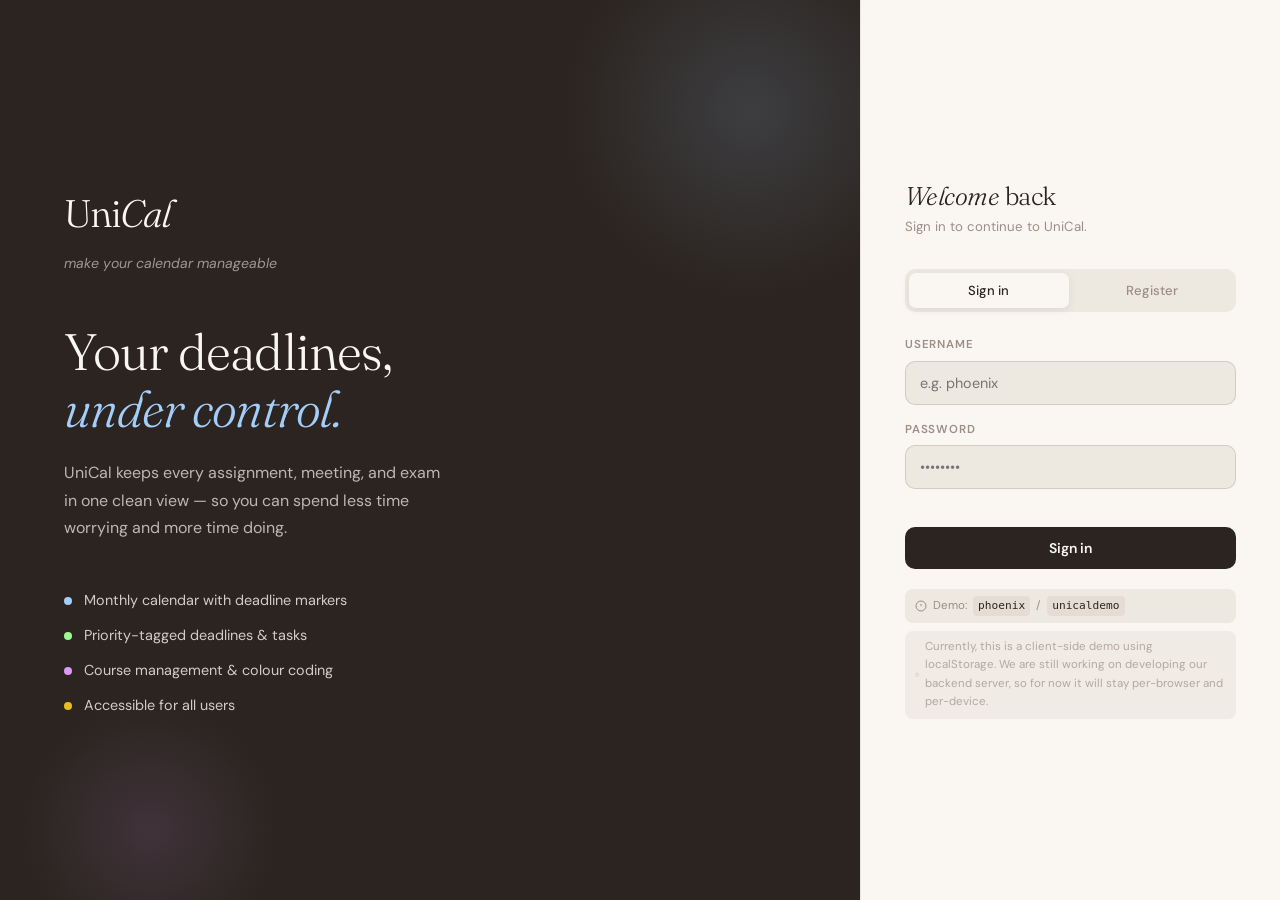
<file: index.html>
<!DOCTYPE html>
<html lang="en">
<head>
  <meta charset="UTF-8"/>
  <meta name="viewport" content="width=device-width, initial-scale=1.0"/>
  <meta name="description" content="UniCal — Make your calendar manageable. A schedule app for students and young professionals."/>
  <title>UniCal – Make your calendar manageable</title>
  <link rel="preconnect" href="https://fonts.googleapis.com"/>
  <link rel="preconnect" href="https://fonts.gstatic.com" crossorigin/>
  <link href="https://fonts.googleapis.com/css2?family=Fraunces:ital,opsz,wght@0,9..144,300;0,9..144,400;1,9..144,300;1,9..144,400&family=DM+Sans:ital,opsz,wght@0,9..40,400;0,9..40,500;0,9..40,600;1,9..40,400&display=swap" rel="stylesheet"/>
  <link rel="stylesheet" href="global.css"/>
  <style>
    body { display: grid; grid-template-columns: 1fr 420px; min-height: 100vh; }

    .hero { background: var(--text); color: var(--surface); display: flex; flex-direction: column; justify-content: center; padding: 60px 64px; position: relative; overflow: hidden; }
    .hero::before { content:''; position:absolute; top:-80px; right:-80px; width:380px; height:380px; border-radius:50%; background:radial-gradient(circle,rgba(164,206,250,0.15) 0%,transparent 70%); pointer-events:none; }
    .hero::after  { content:''; position:absolute; bottom:-60px; left:20px; width:260px; height:260px; border-radius:50%; background:radial-gradient(circle,rgba(220,153,245,0.12) 0%,transparent 70%); pointer-events:none; }

    .hero-logo { font-family:var(--font-display); font-size:2.4rem; font-weight:300; letter-spacing:-0.04em; margin-bottom:8px; color:var(--surface); }
    .hero-slogan { font-size:0.88rem; color:rgba(250,247,243,0.55); font-style:italic; margin-bottom:48px; }
    .hero-heading { font-family:var(--font-display); font-size:clamp(2.4rem,4vw,3.6rem); font-weight:300; line-height:1.12; color:var(--surface); margin-bottom:22px; }
    .hero-heading em { color:var(--accent-blue); }
    .hero-body { font-size:1rem; color:rgba(250,247,243,0.70); line-height:1.7; max-width:380px; margin-bottom:48px; }

    .hero-features { list-style:none; display:flex; flex-direction:column; gap:12px; }
    .hero-feature { display:flex; align-items:center; gap:12px; font-size:0.9rem; color:rgba(250,247,243,0.80); }
    .feature-dot { width:8px; height:8px; border-radius:50%; flex-shrink:0; }

    .login-panel { background:var(--surface); border-left:1.5px solid var(--border); display:flex; align-items:center; justify-content:center; padding:48px 44px; }
    .login-inner { width:100%; max-width:340px; }
    .login-welcome { font-family:var(--font-display); font-size:1.6rem; font-weight:300; margin-bottom:4px; }
    .login-sub { font-size:0.83rem; color:var(--text-muted); margin-bottom:32px; }

    .tab-row { display:flex; gap:4px; background:var(--surface-2); border-radius:10px; padding:4px; margin-bottom:24px; }
    .tab-btn { flex:1; padding:9px; border:none; border-radius:7px; background:transparent; font-size:0.82rem; font-weight:500; color:var(--text-muted); transition:all 0.15s ease; }
    .tab-btn.active { background:var(--surface); color:var(--text); box-shadow:0 2px 8px rgba(43,36,32,0.08); }

    .form-panel { display:none; }
    .form-panel.active { display:block; animation:fadeUp 0.3s ease both; }

    .btn-full { width:100%; padding:12px; justify-content:center; margin-top:4px; }

    .password-hint { font-size:0.72rem; color:var(--text-muted); margin-top:4px; }

    .demo-chip { display:inline-flex; align-items:center; gap:6px; font-size:0.72rem; color:var(--text-muted); background:var(--surface-2); border-radius:8px; padding:7px 10px; margin-top:20px; width:100%; }
    .demo-chip code { background:var(--surface-3); border-radius:4px; padding:1px 5px; font-size:0.7rem; font-family:monospace; color:var(--text); }

    @media (max-width: 860px) {
      body { grid-template-columns:1fr; grid-template-rows:auto 1fr; }
      .hero { padding:40px 36px; min-height:50vh; }
      .hero-heading { font-size:2.4rem; }
      .login-panel { border-left:none; border-top:1.5px solid var(--border); padding:40px 24px; }
    }
  </style>
</head>
<body>
  <a href="#login-form" class="skip-link">Skip to login form</a>

  <main class="hero" role="banner">
    <div class="hero-logo">Uni<em>Cal</em></div>
    <div class="hero-slogan">make your calendar manageable</div>
    <h1 class="hero-heading">Your deadlines,<br><em>under control.</em></h1>
    <p class="hero-body">UniCal keeps every assignment, meeting, and exam in one clean view — so you can spend less time worrying and more time doing.</p>
    <ul class="hero-features" aria-label="Key features">
      <li class="hero-feature"><span class="feature-dot" style="background:var(--accent-blue)" aria-hidden="true"></span>Monthly calendar with deadline markers</li>
      <li class="hero-feature"><span class="feature-dot" style="background:var(--accent-green)" aria-hidden="true"></span>Priority-tagged deadlines &amp; tasks</li>
      <li class="hero-feature"><span class="feature-dot" style="background:var(--accent-pink)" aria-hidden="true"></span>Course management &amp; colour coding</li>
      <li class="hero-feature"><span class="feature-dot" style="background:var(--accent-yellow)" aria-hidden="true"></span>Accessible for all users</li>
    </ul>
  </main>

  <aside class="login-panel" aria-label="Sign in or register">
    <div class="login-inner">
      <h2 class="login-welcome"><em>Welcome</em> back</h2>
      <p class="login-sub" id="login-sub-text">Sign in to continue to UniCal.</p>

      <div class="tab-row" role="tablist" aria-label="Authentication options">
        <button class="tab-btn active" id="tab-signin" role="tab" aria-selected="true" aria-controls="panel-signin" onclick="switchTab('signin')">Sign in</button>
        <button class="tab-btn" id="tab-register" role="tab" aria-selected="false" aria-controls="panel-register" onclick="switchTab('register')">Register</button>
      </div>

      <div id="panel-signin" class="form-panel active" role="tabpanel" aria-labelledby="tab-signin">
        <form id="login-form" novalidate onsubmit="doLogin(event)">
          <div class="field-group">
            <label class="field-label" for="li-username">Username</label>
            <input class="field-input" id="li-username" type="text" autocomplete="username" placeholder="e.g. phoenix" required aria-required="true"/>
          </div>
          <div class="field-group">
            <label class="field-label" for="li-password">Password</label>
            <input class="field-input" id="li-password" type="password" autocomplete="current-password" placeholder="••••••••" required aria-required="true"/>
          </div>
          <div class="form-error" id="login-error" role="alert" aria-live="polite"></div>
          <button type="submit" class="btn btn-primary btn-full">Sign in</button>
        </form>
        <div class="demo-chip" aria-label="Demo credentials: username phoenix, password unicaldemo">
          <svg width="12" height="12" viewBox="0 0 24 24" fill="none" stroke="currentColor" stroke-width="2" aria-hidden="true"><circle cx="12" cy="12" r="10"/><line x1="12" y1="8" x2="12" y2="12"/><line x1="12" y1="16" x2="12.01" y2="16"/></svg>
          Demo: <code>phoenix</code> / <code>unicaldemo</code>
        </div>
        <div class="demo-chip" style="margin-top:8px;opacity:0.75">
          <svg width="12" height="12" viewBox="0 0 24 24" fill="none" stroke="currentColor" stroke-width="2" aria-hidden="true"><path d="M12 22s8-4 8-10V5l-8-3-8 3v7c0 6 8 10 8 10z"/></svg>
          Currently, this is a client-side demo using localStorage. We are still working on developing our backend server, so for now it will stay per-browser and per-device.
        </div>
      </div>

      <div id="panel-register" class="form-panel" role="tabpanel" aria-labelledby="tab-register">
        <form id="register-form" novalidate onsubmit="doRegister(event)">
          <div class="field-group">
            <label class="field-label" for="reg-name">Display name</label>
            <input class="field-input" id="reg-name" type="text" autocomplete="name" placeholder="e.g. Alex" required aria-required="true"/>
          </div>
          <div class="field-group">
            <label class="field-label" for="reg-username">Username</label>
            <input class="field-input" id="reg-username" type="text" autocomplete="username" placeholder="letters &amp; numbers only" required aria-required="true" aria-describedby="username-hint"/>
            <div class="password-hint" id="username-hint">Letters, numbers, underscores only.</div>
          </div>
          <div class="field-group">
            <label class="field-label" for="reg-password">Password</label>
            <input class="field-input" id="reg-password" type="password" autocomplete="new-password" placeholder="Min. 6 characters" required aria-required="true" minlength="6" aria-describedby="password-hint"/>
            <div class="password-hint" id="password-hint">Minimum 6 characters.</div>
          </div>
          <div class="form-error" id="register-error" role="alert" aria-live="polite"></div>
          <div class="form-success" id="register-success" role="status" aria-live="polite"></div>
          <button type="submit" class="btn btn-primary btn-full">Create account</button>
        </form>
      </div>
    </div>
  </aside>

  <script src="data.js"></script>
  <script>
    (function() {
      var sess = getSession();
      if (sess && getUsers()[sess]) { window.location.href = 'dashboard.html'; return; }
      var users = getUsers();
      if (!users['phoenix']) { users['phoenix'] = { password: btoa('unicaldemo'), displayName: 'Phoenix' }; saveUsers(users); }
    })();

    function switchTab(tab) {
      var s = document.getElementById('panel-signin'), r = document.getElementById('panel-register');
      var t1 = document.getElementById('tab-signin'), t2 = document.getElementById('tab-register');
      var sub = document.getElementById('login-sub-text');
      if (tab === 'signin') {
        s.classList.add('active'); r.classList.remove('active');
        t1.classList.add('active'); t2.classList.remove('active');
        t1.setAttribute('aria-selected','true'); t2.setAttribute('aria-selected','false');
        sub.textContent = 'Sign in to continue to UniCal.';
      } else {
        r.classList.add('active'); s.classList.remove('active');
        t2.classList.add('active'); t1.classList.remove('active');
        t2.setAttribute('aria-selected','true'); t1.setAttribute('aria-selected','false');
        sub.textContent = 'Create your free account.';
      }
    }

    function doLogin(e) {
      e.preventDefault();
      var errEl = document.getElementById('login-error'); errEl.textContent = '';
      var username = document.getElementById('li-username').value.trim().toLowerCase();
      var password = document.getElementById('li-password').value;
      if (!username || !password) { errEl.textContent = 'Please fill in all fields.'; return; }
      var users = getUsers();
      if (!users[username]) { errEl.textContent = 'No account found with that username.'; return; }
      if (users[username].password !== btoa(password)) { errEl.textContent = 'Incorrect password.'; return; }
      saveSession(username);
      window.location.href = 'dashboard.html';
    }

    function doRegister(e) {
      e.preventDefault();
      var errEl = document.getElementById('register-error'), okEl = document.getElementById('register-success');
      errEl.textContent = ''; okEl.textContent = '';
      var name     = document.getElementById('reg-name').value.trim();
      var username = document.getElementById('reg-username').value.trim().toLowerCase();
      var password = document.getElementById('reg-password').value;
      if (!name || !username || !password) { errEl.textContent = 'Please fill in all fields.'; return; }
      if (!/^[a-zA-Z0-9_]+$/.test(username)) { errEl.textContent = 'Username: letters, numbers, underscores only.'; return; }
      if (password.length < 6) { errEl.textContent = 'Password must be at least 6 characters.'; return; }
      var users = getUsers();
      if (users[username]) { errEl.textContent = 'That username is already taken.'; return; }
      users[username] = { password: btoa(password), displayName: name };
      saveUsers(users);
      okEl.textContent = 'Account created! Signing you in…';
      setTimeout(function() { saveSession(username); window.location.href = 'dashboard.html'; }, 1000);
    }
  </script>
</body>
</html>
</file>
<file: global.css>
/* ═══════════════════════════════════════════
   UniCal — Global Styles  (flat / GitHub Pages edition)
   "Make your calendar manageable."
═══════════════════════════════════════════ */

@import url('https://fonts.googleapis.com/css2?family=Fraunces:ital,opsz,wght@0,9..144,300;0,9..144,400;0,9..144,500;1,9..144,300;1,9..144,400&family=DM+Sans:ital,opsz,wght@0,9..40,400;0,9..40,500;0,9..40,600;1,9..40,400&display=swap');

/* ── Design Tokens ── */
:root {
  --bg:          #F0EBE3;
  --surface:     #FAF7F3;
  --surface-2:   #EDE8E0;
  --surface-3:   #E5DDD4;
  --text:        #2B2420;
  --text-muted:  #9C8E84;
  --border:      rgba(43,36,32,0.09);
  --border-med:  rgba(43,36,32,0.14);
  --accent-blue:  #A4CEFA;
  --accent-green: #9EFA90;
  --accent-pink:  #DC99F5;
  --accent-slate: #616C8F;
  --accent-yellow:#EABB1F;
  --urgent:  #E8635A;
  --high:    #F0964A;
  --medium:  #62B067;
  --low:     #7B9FDE;
  --radius:     16px;
  --radius-sm:  10px;
  --radius-lg:  24px;
  --shadow:     0 4px 24px rgba(43,36,32,0.08);
  --shadow-sm:  0 2px 10px rgba(43,36,32,0.06);
  --shadow-lg:  0 14px 44px rgba(43,36,32,0.12);
  --font-display: 'Fraunces', Georgia, serif;
  --font-body:    'DM Sans', system-ui, sans-serif;
  --sidebar-w: 220px;
}

*, *::before, *::after { box-sizing: border-box; margin: 0; padding: 0; }
html { scroll-behavior: smooth; font-size: 16px; }
body {
  font-family: var(--font-body); background: var(--bg); color: var(--text);
  min-height: 100vh; line-height: 1.6; -webkit-font-smoothing: antialiased;
  /* Prevent pull-to-refresh on mobile when sidebar is open */
  overscroll-behavior-y: contain;
}

:focus-visible { outline: 3px solid var(--accent-slate); outline-offset: 3px; border-radius: 4px; }

.skip-link {
  position: absolute; top: -50px; left: 16px;
  background: var(--text); color: var(--surface);
  padding: 10px 18px; border-radius: 0 0 var(--radius-sm) var(--radius-sm);
  font-size: 0.85rem; font-weight: 600; z-index: 9999;
  text-decoration: none; transition: top 0.2s ease;
}
.skip-link:focus { top: 0; }

h1, h2, h3, h4 { font-family: var(--font-display); font-weight: 300; letter-spacing: -0.02em; line-height: 1.2; }
em { font-style: italic; }
a { color: var(--accent-slate); text-decoration: none; }
a:hover { text-decoration: underline; }
button, input, select, textarea { font-family: var(--font-body); font-size: 1rem; }
button { cursor: pointer; }

.sr-only { position: absolute; width: 1px; height: 1px; padding: 0; margin: -1px; overflow: hidden; clip: rect(0,0,0,0); white-space: nowrap; border: 0; }
.text-muted { color: var(--text-muted); }

/* ── App Shell ── */
.app-shell { display: flex; min-height: 100vh; }

/* ── Sidebar ── */
.sidebar {
  width: var(--sidebar-w); background: var(--surface);
  border-right: 1.5px solid var(--border);
  display: flex; flex-direction: column;
  position: fixed; top: 0; left: 0; height: 100vh;
  z-index: 200; transition: transform 0.3s cubic-bezier(0.4,0,0.2,1);
  overflow: hidden;
}

.sidebar-logo { padding: 24px 24px 16px; border-bottom: 1.5px solid var(--border); flex-shrink: 0; }
.sidebar-logo-text { font-family: var(--font-display); font-size: 1.5rem; font-weight: 300; letter-spacing: -0.03em; color: var(--text); display: block; }
.sidebar-logo-text:hover { text-decoration: none; }
.sidebar-slogan { font-size: 0.72rem; color: var(--text-muted); margin-top: 2px; font-style: italic; }

.sidebar-nav { flex: 1; padding: 8px 12px; list-style: none; overflow-y: auto; -webkit-overflow-scrolling: touch; min-height: 0; }
.nav-item { margin-bottom: 0; }
.nav-link {
  display: flex; align-items: center; gap: 10px; padding: 7px 12px;
  border-radius: var(--radius-sm); color: var(--text-muted);
  text-decoration: none; font-size: 0.84rem; font-weight: 500;
  transition: all 0.15s ease; position: relative;
  min-height: 36px;
}
.nav-link:hover { background: var(--surface-2); color: var(--text); text-decoration: none; }
.nav-link.active { background: var(--surface-2); color: var(--text); }
.nav-link.active::before { content: ''; position: absolute; left: 0; top: 20%; bottom: 20%; width: 3px; background: var(--text); border-radius: 0 3px 3px 0; }
.nav-icon { width: 18px; height: 18px; flex-shrink: 0; opacity: 0.7; }
.nav-link.active .nav-icon, .nav-link:hover .nav-icon { opacity: 1; }
.nav-section-label { font-size: 0.6rem; font-weight: 600; letter-spacing: 0.1em; text-transform: uppercase; color: var(--text-muted); padding: 8px 12px 3px; }

.sidebar-bottom { padding: 12px; border-top: 1.5px solid var(--border); flex-shrink: 0; }
.user-chip { display: flex; align-items: center; gap: 10px; padding: 8px 10px; border-radius: var(--radius-sm); cursor: default; transition: background 0.15s ease; }
.avatar { width: 30px; height: 30px; border-radius: 50%; background: var(--text); color: var(--surface); display: flex; align-items: center; justify-content: center; font-size: 0.7rem; font-weight: 600; font-family: var(--font-display); flex-shrink: 0; }
.user-name { font-size: 0.85rem; font-weight: 500; }
.user-role { font-size: 0.7rem; color: var(--text-muted); }
.logout-btn { display: flex; align-items: center; justify-content: center; gap: 6px; width: 100%; margin-top: 8px; padding: 8px; border-radius: var(--radius-sm); background: var(--surface-2); border: 1px solid var(--border); color: var(--text-muted); font-size: 0.78rem; font-weight: 500; cursor: pointer; transition: all 0.15s; }
.logout-btn:hover { background: var(--surface-3); color: var(--urgent); }

/* ── Mobile nav toggle ── */
.nav-toggle {
  display: none; position: fixed; top: 14px; left: 14px; z-index: 300;
  width: 44px; height: 44px; /* 44px minimum touch target */
  background: var(--surface); border: 1.5px solid var(--border);
  border-radius: var(--radius-sm); align-items: center; justify-content: center;
  -webkit-tap-highlight-color: transparent; /* Remove tap flash on iOS */
  touch-action: manipulation; /* Prevent double-tap zoom */
}

/* ── Sidebar backdrop overlay (mobile) ── */
.sidebar-backdrop {
  display: none; position: fixed; inset: 0; z-index: 190;
  background: rgba(43,36,32,0.3); backdrop-filter: blur(2px);
  opacity: 0; transition: opacity 0.3s ease;
  -webkit-tap-highlight-color: transparent;
}
.sidebar-backdrop.visible { display: block; opacity: 1; }

/* ── Main content ── */
.main-content { margin-left: var(--sidebar-w); flex: 1; min-height: 100vh; padding: 36px 40px; max-width: calc(100vw - var(--sidebar-w)); }

/* ── Page header ── */
.page-header { margin-bottom: 32px; display: flex; align-items: flex-start; justify-content: space-between; gap: 16px; flex-wrap: wrap; }
.page-title { font-size: 2rem; font-weight: 300; }
.page-subtitle { font-size: 0.88rem; color: var(--text-muted); margin-top: 4px; }

/* ── Buttons ── */
.btn {
  display: inline-flex; align-items: center; gap: 7px; padding: 9px 18px;
  border: none; border-radius: var(--radius-sm); font-size: 0.875rem; font-weight: 600;
  cursor: pointer; transition: all 0.18s cubic-bezier(0.34,1.56,0.64,1);
  text-decoration: none;
  -webkit-tap-highlight-color: transparent;
  touch-action: manipulation;
  min-height: 40px; /* Touch target */
}
.btn:hover { transform: translateY(-2px); box-shadow: var(--shadow); text-decoration: none; }
.btn:active { transform: translateY(0); }
.btn-primary { background: var(--text); color: var(--surface); }
.btn-secondary { background: var(--surface-2); color: var(--text); }
.btn-ghost { background: transparent; color: var(--text-muted); border: 1.5px solid var(--border-med); }
.btn-ghost:hover { background: var(--surface-2); color: var(--text); }
.btn-sm { padding: 6px 12px; font-size: 0.78rem; min-height: 34px; }
.btn-icon {
  padding: 7px; border-radius: 8px; background: var(--surface-2);
  color: var(--text-muted); border: none; line-height: 1;
  min-width: 34px; min-height: 34px;
  display: inline-flex; align-items: center; justify-content: center;
  -webkit-tap-highlight-color: transparent;
  touch-action: manipulation;
}
.btn-icon:hover { background: var(--surface-3); color: var(--text); transform: translateY(0); box-shadow: none; }

/* ── Cards ── */
.card { background: var(--surface); border: 1.5px solid var(--border); border-radius: var(--radius); padding: 20px; box-shadow: var(--shadow-sm); }

/* ── Priority badges ── */
.badge { display: inline-flex; align-items: center; gap: 4px; padding: 3px 9px; border-radius: 99px; font-size: 0.72rem; font-weight: 600; letter-spacing: 0.04em; text-transform: uppercase; white-space: nowrap; }
.badge-urgent { background: #fde8e7; color: var(--urgent); }
.badge-high   { background: #fdeedd; color: var(--high); }
.badge-medium { background: #e2f5e3; color: var(--medium); }
.badge-low    { background: #e4ecfb; color: var(--low); }

/* ── Form elements ── */
.field-group { margin-bottom: 16px; }
.field-label { display: block; font-size: 0.72rem; font-weight: 600; letter-spacing: 0.07em; text-transform: uppercase; color: var(--text-muted); margin-bottom: 6px; }
.field-input, .field-select, .field-textarea {
  width: 100%; padding: 10px 14px; border: 1.5px solid var(--border-med);
  border-radius: var(--radius-sm); background: var(--surface-2); font-size: 0.9rem;
  color: var(--text); outline: none; transition: border-color 0.15s ease, box-shadow 0.15s ease;
  appearance: none;
  min-height: 44px; /* Touch target */
}
.field-input:focus, .field-select:focus, .field-textarea:focus { border-color: var(--text); box-shadow: 0 0 0 3px rgba(43,36,32,0.07); }
.field-textarea { resize: vertical; min-height: 80px; }
/* Restore select arrow */
.field-select {
  background-image: url("data:image/svg+xml,%3Csvg xmlns='http://www.w3.org/2000/svg' width='12' height='12' viewBox='0 0 24 24' fill='none' stroke='%239C8E84' stroke-width='2.5'%3E%3Cpolyline points='6 9 12 15 18 9'/%3E%3C/svg%3E");
  background-repeat: no-repeat;
  background-position: right 12px center;
  padding-right: 36px;
}

/* ── Modal ── */
.modal-overlay {
  position: fixed; inset: 0;
  background: rgba(43,36,32,0.35); backdrop-filter: blur(4px);
  display: flex; align-items: center; justify-content: center;
  z-index: 500; padding: 20px;
  opacity: 0; pointer-events: none; transition: opacity 0.2s ease;
}
.modal-overlay.open { opacity: 1; pointer-events: all; }
.modal {
  background: var(--surface); border-radius: var(--radius-lg); padding: 32px;
  width: 100%; max-width: 480px; box-shadow: var(--shadow-lg);
  transform: translateY(20px) scale(0.97);
  transition: transform 0.25s cubic-bezier(0.34,1.56,0.64,1);
  max-height: calc(100vh - 40px); overflow-y: auto;
  -webkit-overflow-scrolling: touch;
}
.modal-overlay.open .modal { transform: translateY(0) scale(1); }
.modal-header { display: flex; align-items: center; justify-content: space-between; margin-bottom: 24px; }
.modal-title { font-size: 1.3rem; font-weight: 300; }
.modal-close {
  width: 34px; height: 34px; border-radius: 8px; background: var(--surface-2);
  border: none; display: flex; align-items: center; justify-content: center;
  color: var(--text-muted); cursor: pointer; font-size: 1.1rem; line-height: 1;
  -webkit-tap-highlight-color: transparent; touch-action: manipulation;
}
.modal-close:hover { background: var(--surface-3); color: var(--text); }
.modal-actions { display: flex; gap: 10px; justify-content: flex-end; margin-top: 24px; }

/* ── Chip filters ── */
.chip-row { display: flex; flex-wrap: wrap; gap: 8px; margin-bottom: 20px; }
.chip {
  padding: 6px 14px; border: 1.5px solid var(--border-med); border-radius: 99px;
  background: var(--surface); font-size: 0.78rem; font-weight: 500;
  color: var(--text-muted); cursor: pointer; transition: all 0.15s ease;
  -webkit-tap-highlight-color: transparent; touch-action: manipulation;
  min-height: 34px; display: inline-flex; align-items: center;
}
.chip:hover, .chip.active { background: var(--text); color: var(--surface); border-color: var(--text); }

/* ── Empty state ── */
.empty-state { text-align: center; padding: 48px 24px; color: var(--text-muted); }
.empty-state-icon { font-size: 2.5rem; margin-bottom: 12px; }
.empty-state-text { font-size: 0.9rem; line-height: 1.6; }

/* ── Form error ── */
.form-error { font-size: 0.78rem; color: var(--urgent); min-height: 18px; margin-top: 10px; text-align: center; }
.form-success { font-size: 0.78rem; color: var(--medium); min-height: 18px; margin-top: 10px; text-align: center; }

/* ── Animations ── */
@keyframes fadeUp { from { opacity: 0; transform: translateY(18px); } to { opacity: 1; transform: translateY(0); } }
@keyframes fadeIn  { from { opacity: 0; } to { opacity: 1; } }
.anim-fadeup { animation: fadeUp 0.4s ease both; }

/* ── Responsive ── */
@media (max-width: 768px) {
  .sidebar {
    transform: translateX(calc(-1 * var(--sidebar-w) - 10px));
    box-shadow: none;
  }
  .sidebar.open {
    transform: translateX(0);
    box-shadow: var(--shadow-lg);
  }
  .main-content {
    margin-left: 0; max-width: 100vw;
    padding: 24px 16px;
    padding-top: 68px; /* Space for toggle button */
  }
  .nav-toggle { display: flex; }
  .page-title { font-size: 1.5rem; }
  .page-header { gap: 12px; }

  /* Larger touch targets on mobile */
  .nav-link { padding: 12px 14px; font-size: 0.9rem; }
  .chip { padding: 8px 16px; font-size: 0.8rem; }
  .btn { padding: 10px 18px; }
  .btn-sm { padding: 8px 14px; }

  /* Modal full-width on mobile */
  .modal-overlay { padding: 12px; align-items: flex-end; }
  .modal {
    padding: 24px; max-width: 100%;
    border-radius: var(--radius-lg) var(--radius-lg) 0 0;
    max-height: 85vh;
  }

  /* Grid columns stack */
  .stats-strip { grid-template-columns: repeat(2, 1fr) !important; }

  /* Safe area for notched phones */
  .main-content { padding-bottom: env(safe-area-inset-bottom, 24px); }
}

@media (max-width: 400px) {
  .main-content { padding: 16px 12px; padding-top: 64px; }
  .page-title { font-size: 1.35rem; }
  .stats-strip { grid-template-columns: 1fr 1fr !important; gap: 10px !important; }
}

@media (prefers-reduced-motion: reduce) {
  *, *::before, *::after { animation-duration: 0.01ms !important; transition-duration: 0.01ms !important; }
}
</file>
